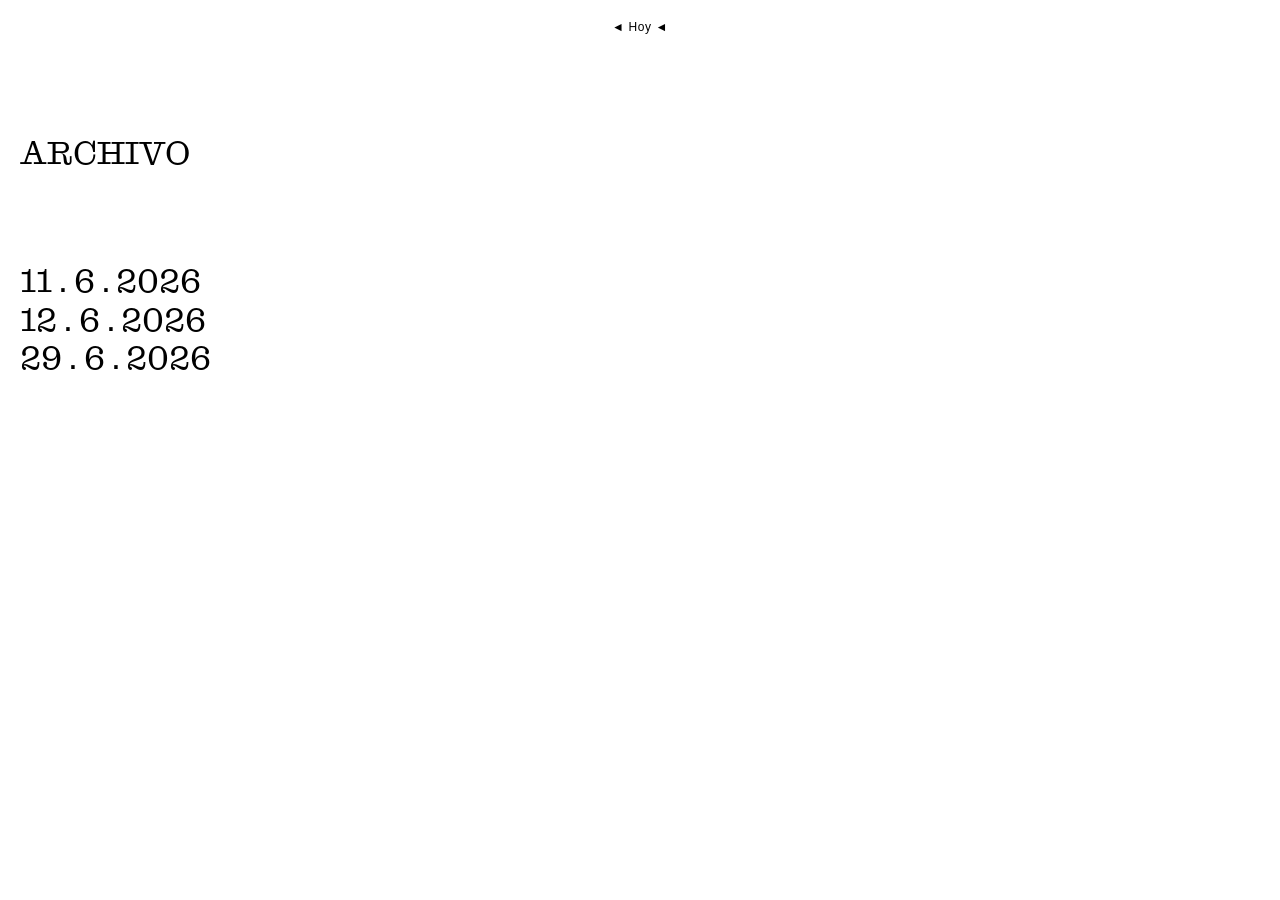
<file: historial.html>
<!DOCTYPE html>
<html lang="es">
    <head>
        <meta charset="UTF-8">
        <meta name="viewport" content="width=device-width, initial-scale=1.0, maximum-scale=1.0, user-scalable=no">
        <title>Archivo</title>
        <link rel="stylesheet" href="../style.css">
    </head>
    
    <body>

        <div class="fecha">
            <a href="index.html">◄ Hoy ◄</a>
        </div>

        <section class="contenido">
            

            

            <div class="titulo"> ARCHIVO </div>

            <div class="listaFechas">

                <div><a href="pages/11junio2026.html">11 . 6 . 2026</a></div>
                <div><a href="pages/12junio2026.html">12 . 6 . 2026</a></div>
                <div><a href="pages/29junio2026.html">29 . 6 . 2026</a></div>

            </div>
 
            
        </section>


    </body>
</html>
</file>
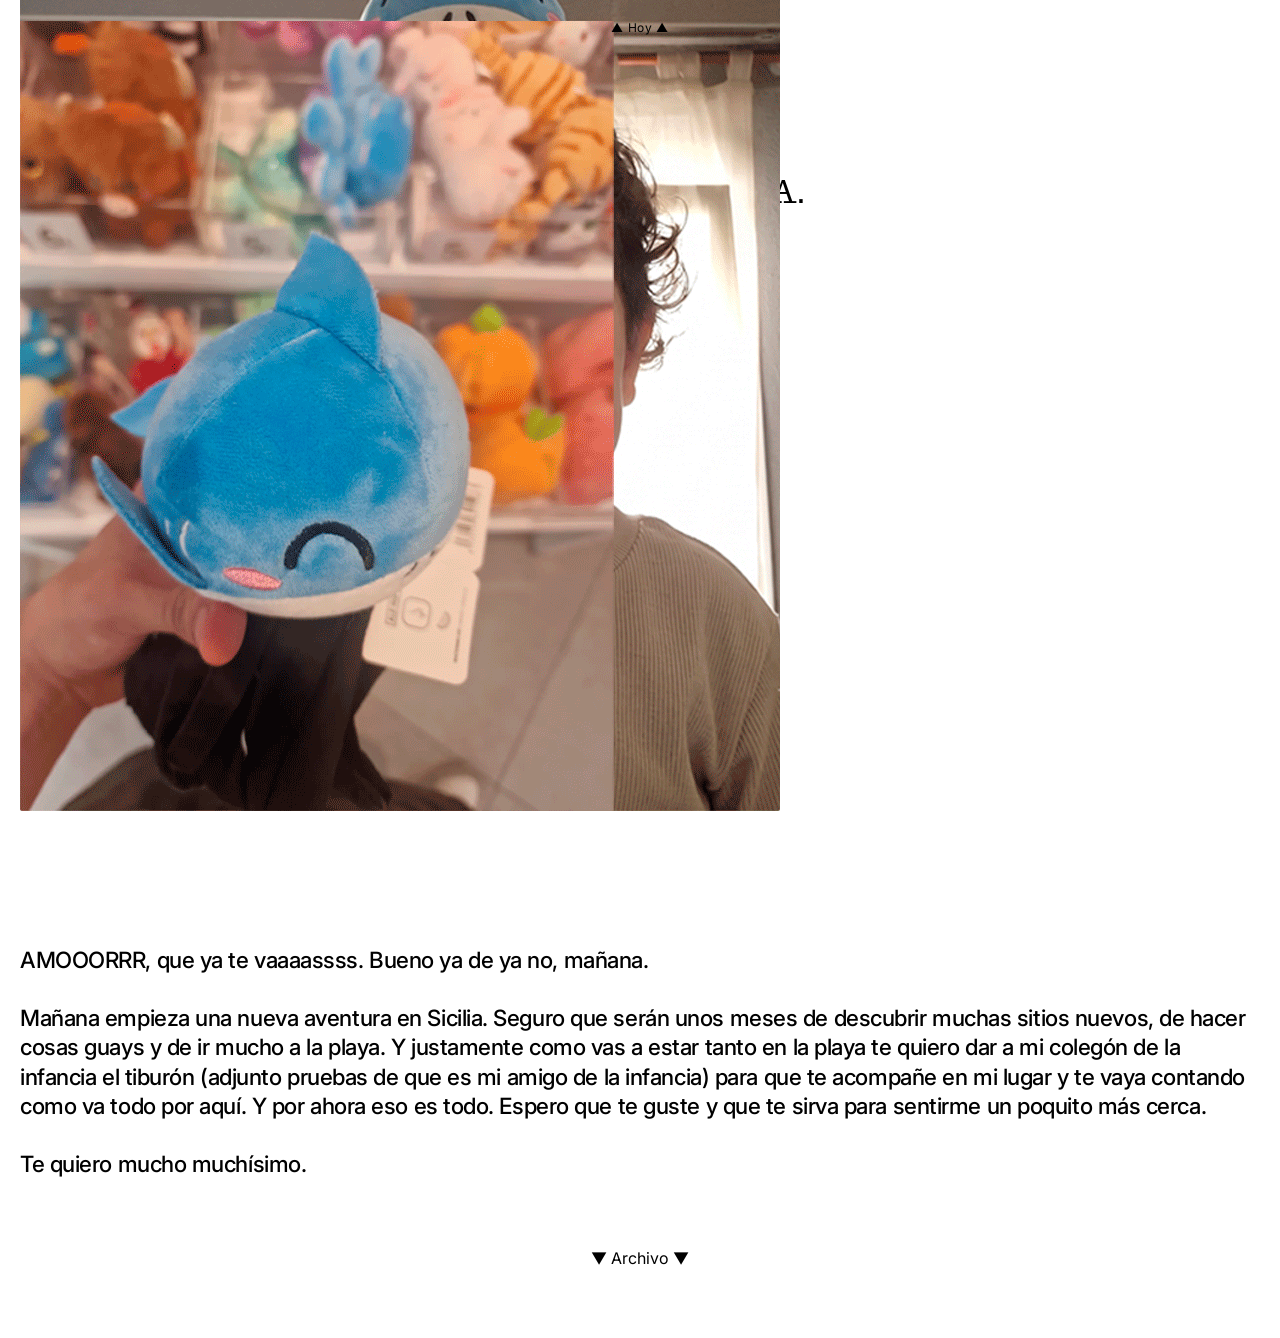
<file: pages/11junio2026.html>
<!DOCTYPE html>
<html lang="es">
    <head>
        <meta charset="UTF-8">
        <meta name="viewport" content="width=device-width, initial-scale=1.0, maximum-scale=1.0, user-scalable=no">
        <title>03.06.2026</title>

        <!-- Conexiones previas para acelerar la carga de Google Fonts -->
        <link rel="preconnect" href="https://fonts.googleapis.com">
        <link rel="preconnect" href="https://fonts.gstatic.com" crossorigin>
        
        <!-- Enlace directo a la fuente Inter -->
        <link href="https://fonts.googleapis.com/css2?family=Inter:wght@400;500;600;700&display=swap" rel="stylesheet">

        <link rel="stylesheet" href="../style.css">
    </head>


    <body>

        <div class="fecha">
            <a href="../index.html">▲ Hoy ▲</a>
        </div>

        <section class="hero">
            
            <div class="titulo">
                11 . 6 . 2026
                <br>
                MAÑANA EMPIEZA UNA NUEVA AVENTURA.
            </div>

            <div class="daily-images-container">
                <div class="image-wrapper image-2">
                    <img src="../assets/img/11-junio-2026-GIF.gif" alt="Descripción visual">
                </div>
            </div>

        </section>

        <section class="contenido">
            <div class="mensaje">
                <p>
                    AMOOORRR, que ya te vaaaassss. Bueno ya de ya no, mañana.
                    <br><br>
                    Mañana empieza una nueva aventura en Sicilia. Seguro que serán unos meses de descubrir muchas sitios nuevos, de hacer cosas guays y de ir mucho a la playa.
                    Y justamente como vas a estar tanto en la playa te quiero dar a mi colegón de la infancia el tiburón (adjunto pruebas de que es mi amigo de la infancia) para que te acompañe en mi lugar y te vaya contando como va todo por aquí.
                    Y por ahora eso es todo. Espero que te guste y que te sirva para sentirme un poquito más cerca. 
                    <br><br>
                    Te quiero mucho muchísimo.

                </p>
            </div>

        </section>

        
        <div class="footer">
            <a href="../historial.html">▼ Archivo ▼</a>
        </div>

        <!--

        <audio controls>
            <source src="assets/audio/fisicaOQuimica.mp3" type="audio/mpeg">
        </audio>

        <video autoplay loop muted playsinline>
            <source src="assets/video/animacion.mp4" type="video/mp4">
        </video>
        
        <a href="historial.html" class="link-archivo">Archivo</a>

        -->

    </body>
    
</html>
</file>
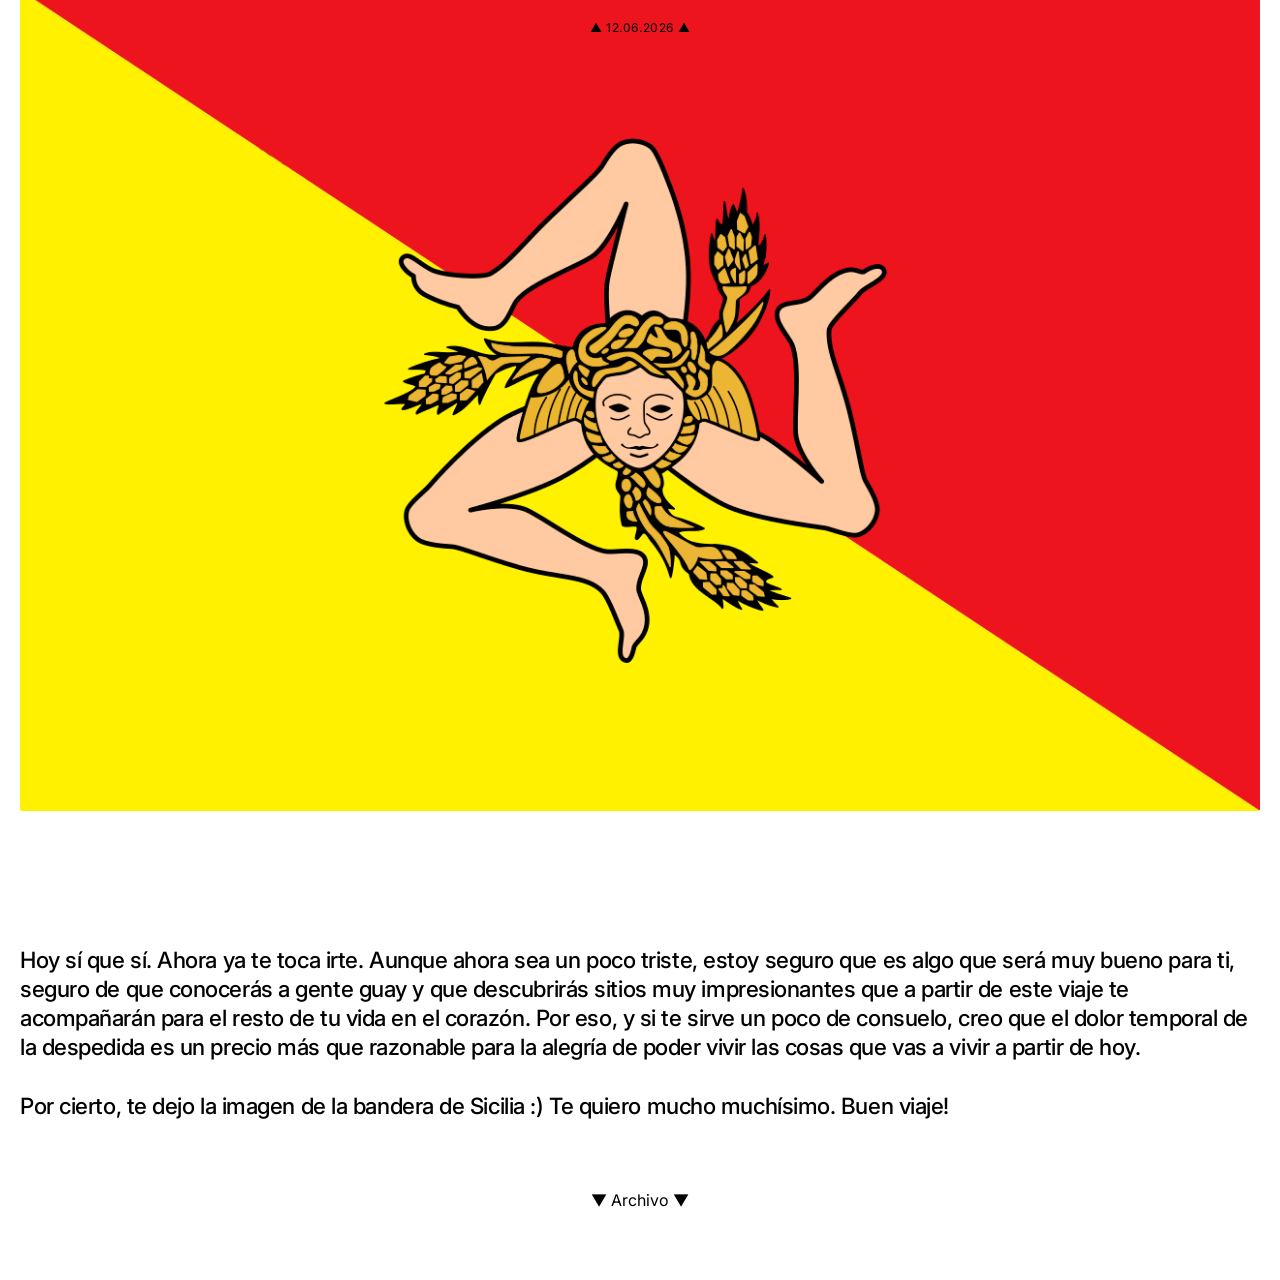
<file: pages/12junio2026.html>
<!DOCTYPE html>
<html lang="es">
    <head>
        <meta charset="UTF-8">
        <meta name="viewport" content="width=device-width, initial-scale=1.0, maximum-scale=1.0, user-scalable=no">
        <title>12.06.2026</title>

        <!-- Conexiones previas para acelerar la carga de Google Fonts -->
        <link rel="preconnect" href="https://fonts.googleapis.com">
        <link rel="preconnect" href="https://fonts.gstatic.com" crossorigin>
        
        <!-- Enlace directo a la fuente Inter -->
        <link href="https://fonts.googleapis.com/css2?family=Inter:wght@400;500;600;700&display=swap" rel="stylesheet">

        <link rel="stylesheet" href="../style.css">
    </head>


    <div class="fecha">
            <a href="#">▲ 12.06.2026 ▲</a>
        </div>

        <section class="hero">
            
            <div class="titulo">
                BUEN VIAJE AMOR.
            </div>

            <div class="daily-images-container">
                <div class="image-wrapper image-2">
                    <img src="../assets/img/BanderaSicilia.png" alt="Descripción visual">
                </div>
            </div>

        </section>

        <section class="contenido">
            <div class="mensaje">
                <p>
                    Hoy sí que sí. Ahora ya te toca irte. Aunque ahora sea un poco triste, estoy seguro que es algo que será muy bueno para ti, seguro de que conocerás a gente guay y que descubrirás sitios muy impresionantes que a
                    partir de este viaje te acompañarán para el resto de tu vida en el corazón. Por eso, y si te sirve un poco de consuelo, creo que el dolor temporal de la despedida es un precio más que razonable para la alegría
                    de poder vivir las cosas que vas a vivir a partir de hoy.
                    <br><br>
                    Por cierto, te dejo la imagen de la bandera de Sicilia :)
                    Te quiero mucho muchísimo. Buen viaje!

                </p>
            </div>

        </section>

        
        <div class="footer">
            <a href="../historial.html">▼ Archivo ▼</a>
        </div>

        <!--

        <audio controls>
            <source src="assets/audio/fisicaOQuimica.mp3" type="audio/mpeg">
        </audio>

        <video autoplay loop muted playsinline>
            <source src="assets/video/animacion.mp4" type="video/mp4">
        </video>
        
        <a href="historial.html" class="link-archivo">Archivo</a>

        -->

    </body>
    
</html>
</file>
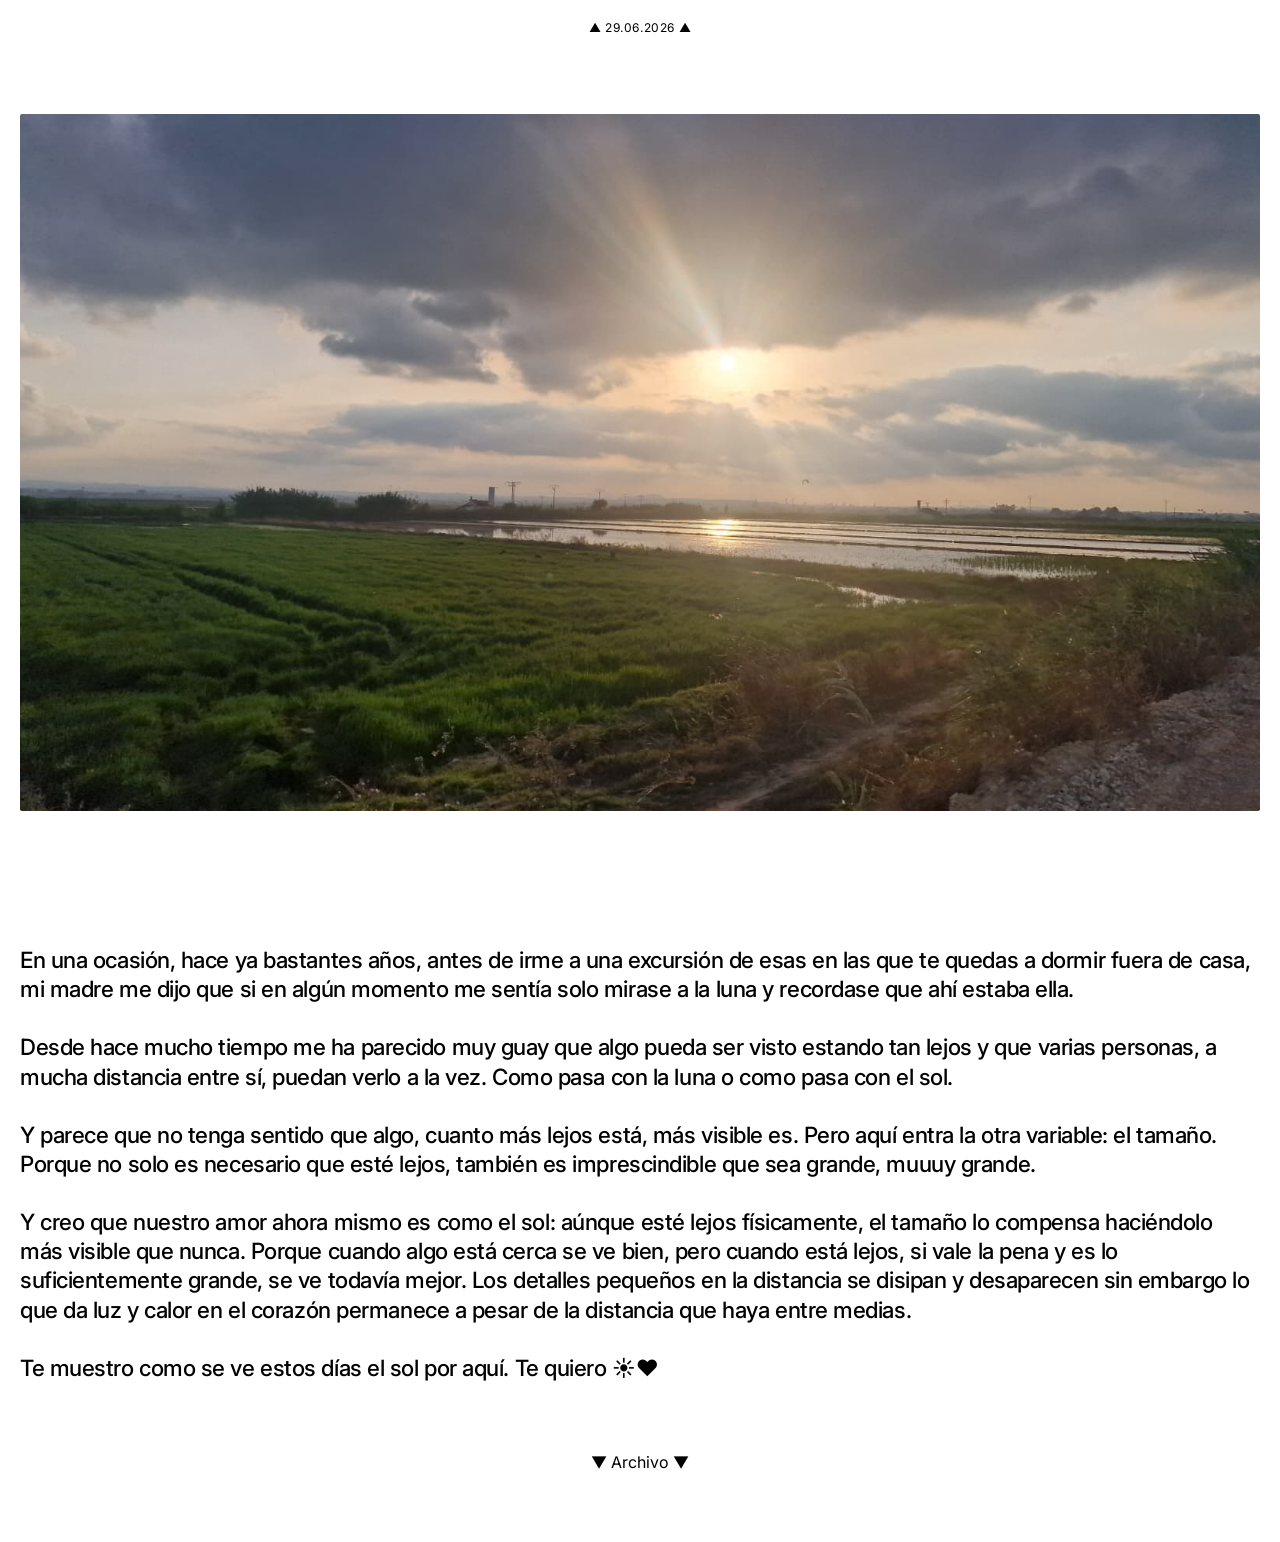
<file: pages/29junio2026.html>
<!DOCTYPE html>
<html lang="es">
    <head>
        <meta charset="UTF-8">
        <meta name="viewport" content="width=device-width, initial-scale=1.0, maximum-scale=1.0, user-scalable=no">
        <title>29.06.2026</title>

        <!-- Conexiones previas para acelerar la carga de Google Fonts -->
        <link rel="preconnect" href="https://fonts.googleapis.com">
        <link rel="preconnect" href="https://fonts.gstatic.com" crossorigin>
        
        <!-- Enlace directo a la fuente Inter -->
        <link href="https://fonts.googleapis.com/css2?family=Inter:wght@400;500;600;700&display=swap" rel="stylesheet">

        <link rel="stylesheet" href="../style.css">
    </head>


    <body>

        <div class="fecha">
            <a href="#">▲ 29.06.2026 ▲</a>
        </div>

        <section class="hero">
            
            <div class="titulo">
                EL SOL ☀️❤️
            </div>

            <div class="daily-images-container">
                <div class="image-wrapper image-2">
                    <img src="../assets/img/sol.jpeg" alt="Descripción visual">
                </div>
            </div>

        </section>

        <section class="contenido">
            <div class="mensaje">
                <p>
                    En una ocasión, hace ya bastantes años, antes de irme a una excursión de esas en las que te quedas a dormir fuera de casa, 
                    mi madre me dijo que si en algún momento me sentía solo mirase a la luna y recordase que ahí estaba ella.
                    <BR><BR>
                    Desde hace mucho tiempo me ha parecido muy guay que algo pueda ser visto estando tan lejos y que varias personas, a mucha 
                    distancia entre sí, puedan verlo a la vez. Como pasa con la luna o como pasa con el sol.
                    <BR><BR>
                    Y parece que no tenga sentido que algo, cuanto más lejos está, más visible es. Pero aquí entra la otra variable: el tamaño. 
                    Porque no solo es necesario que esté lejos, también es imprescindible que sea grande, muuuy grande.
                    <BR><BR>
                    Y creo que nuestro amor ahora mismo es como el sol: aúnque esté lejos físicamente, el tamaño lo compensa haciéndolo más 
                    visible que nunca. Porque cuando algo está cerca se ve bien, pero cuando está lejos, si vale la pena y es lo suficientemente 
                    grande, se ve todavía mejor. Los detalles pequeños en la distancia se disipan y desaparecen sin embargo lo que da luz y calor 
                    en el corazón permanece a pesar de la distancia que haya entre medias.
                    <BR><BR>
                    Te muestro como se ve estos días el sol por aquí. Te quiero ☀️❤️
                </p>
            </div>

        </section>

        
        <div class="footer">
            <a href="../historial.html">▼ Archivo ▼</a>
        </div>

        <!--

        <audio controls>
            <source src="assets/audio/fisicaOQuimica.mp3" type="audio/mpeg">
        </audio>

        <video autoplay loop muted playsinline>
            <source src="assets/video/animacion.mp4" type="video/mp4">
        </video>
        
        <a href="historial.html" class="link-archivo">Archivo</a>

        -->

    </body>
    
</html>
</file>
<file: style.css>
/* =========================================
   RESETEO Y VARIABLES GLOBALES
   ========================================= */
* { 
    margin: 0; 
    padding: 0; 
    box-sizing: border-box; 
}

html {
  scroll-behavior: smooth;
}

/* =========================================
   Fuente propia: Daily Slab Regular
========================================= */
@font-face {
    font-family: 'DailySlabRegular'; 
    
    src: url('assets/fonts/DailySlabRegular.otf') format('opentype');
    
    font-weight: bold;
    font-style: italic;
    letter-spacing: -0.002em;
}

body {
    background-color: #ffffff; /*Color de fondo*/
    color: #000000; /*Color del texto*/
    font-family: 'Inter', sans-serif; /*Fuente principal*/
    /*padding: 30px 20px 80px 20px;*/
}


/* =========================================
   Clases
========================================= */
.fecha {
    display: flex;
    flex-direction: column;
    align-items: center;

    position: sticky;
    top: 20px; /* Le dice que se pegue cuando llegue al píxel 0 (el borde superior) */
    /*padding: 10px;*/

    font-size: 0.75rem;
    letter-spacing: 0.05em;
    color: #000000;
    /*margin-bottom: 1.5rem;*/

    z-index: 10; /* Asegura que el texto de la fecha esté por encima de las imágenes */
}

.titulo {
    font-family: 'DailySlabRegular', serif;
    font-size: 2rem;
    line-height: 1.2;
    letter-spacing: -0.002em;
    /*margin-bottom: 1rem;*/

    padding: 90px 0px 0px 0px; /* Espacio horizontal para evitar que el texto toque los bordes en pantallas pequeñas */
}

.mensaje {
    font-size: 1.4rem;
    line-height: 1.3;
    font-weight: 500;
    letter-spacing: -0.02em;
    max-width: 100%;
}

img {
    width: 100%;
    height: auto;
    border-radius: 2px;
    /*margin-top: 1.5rem;*/
}

/* =========================================
   CABECERAS Y ENLACES
   ========================================= */
header {
    margin-bottom: 3rem;
    display: flex;
    justify-content: space-between;
    align-items: center;
    border-bottom: 1px solid #e0e0de;
    padding-bottom: 1rem;
}

.titulo-seccion {
    font-size: 1rem;
    font-weight: 500;
}

a {
    text-decoration: none;
    transition: all 0.2s ease;
}

/* Enlace inferior de la página principal */
.link-archivo {
    margin-top: 4rem;
    font-size: 0.8rem;
    color: #888;
    border-bottom: 1px solid transparent;
}
.link-archivo:hover, .link-archivo:active {
    color: #1a1a1a;
    border-bottom: 1px solid #1a1a1a;
}

/* Enlace superior de volver */
.link-volver {
    font-size: 0.8rem;
    color: #888;
}
.link-volver:hover, .link-volver:active {
    color: #1a1a1a;
}

/* Separación entre días pasados */
.entrada {
    margin-bottom: 3rem;
}

.hero {
    height: 100vh;           /* Fuerza a que mida exactamente la altura de la pantalla */
    width: 100%;             /* Ancho completo */
    position: relative;      /* NECESARIO para que las imágenes se posicione respecto a ESTE contenedor */
    box-sizing: border-box;  /* Asegura que los márgenes se incluyan en el tamaño total */
    
    /* El margen de 8vw que mencionaste antes, se lo ponemos aquí para que el texto lo respete */
    /*padding: 8vw;*/
    padding: 30px 20px 60px 20px;
}
.contenido {
    /*height: 100vh;   */        /* Fuerza a que mida exactamente la altura de la pantalla */
    width: 100%;             /* Ancho completo */
    position: relative;      /* NECESARIO para que las imágenes se posicione respecto a ESTE contenedor */
    box-sizing: border-box;  /* Asegura que los márgenes se incluyan en el tamaño total */
    
    /* El margen de 8vw que mencionaste antes, se lo ponemos aquí para que el texto lo respete */
    /*padding: 8vw;*/
    padding: 30px 20px 70px 20px;
}

.daily-images-container {
    position: absolute;      /* Se "arranca" del flujo de la página */
    bottom: 100px;            /* Separa la base de todo este contenedor 60px de la base de .section-hero */
    
    padding: 0px 20px 0px 0px;
}

.footer {
    display: flex;
    flex-direction: column;
    align-items: center;

    padding: 0px 20px 70px 20px;

    
}

a {
    text-decoration: none;
    transition: all 0.2s ease;
    color: #000000;
}

.listaFechas {
    font-family: 'DailySlabRegular', serif;
    font-size: 2rem;
    line-height: 1.2;
    letter-spacing: -0.002em;
    /*margin-bottom: 1rem;*/

    padding: 90px 0px 0px 0px; /* Espacio horizontal para evitar que el texto toque los bordes en pantallas pequeñas */
}

.audio {
    margin: 20px;
}
</file>
